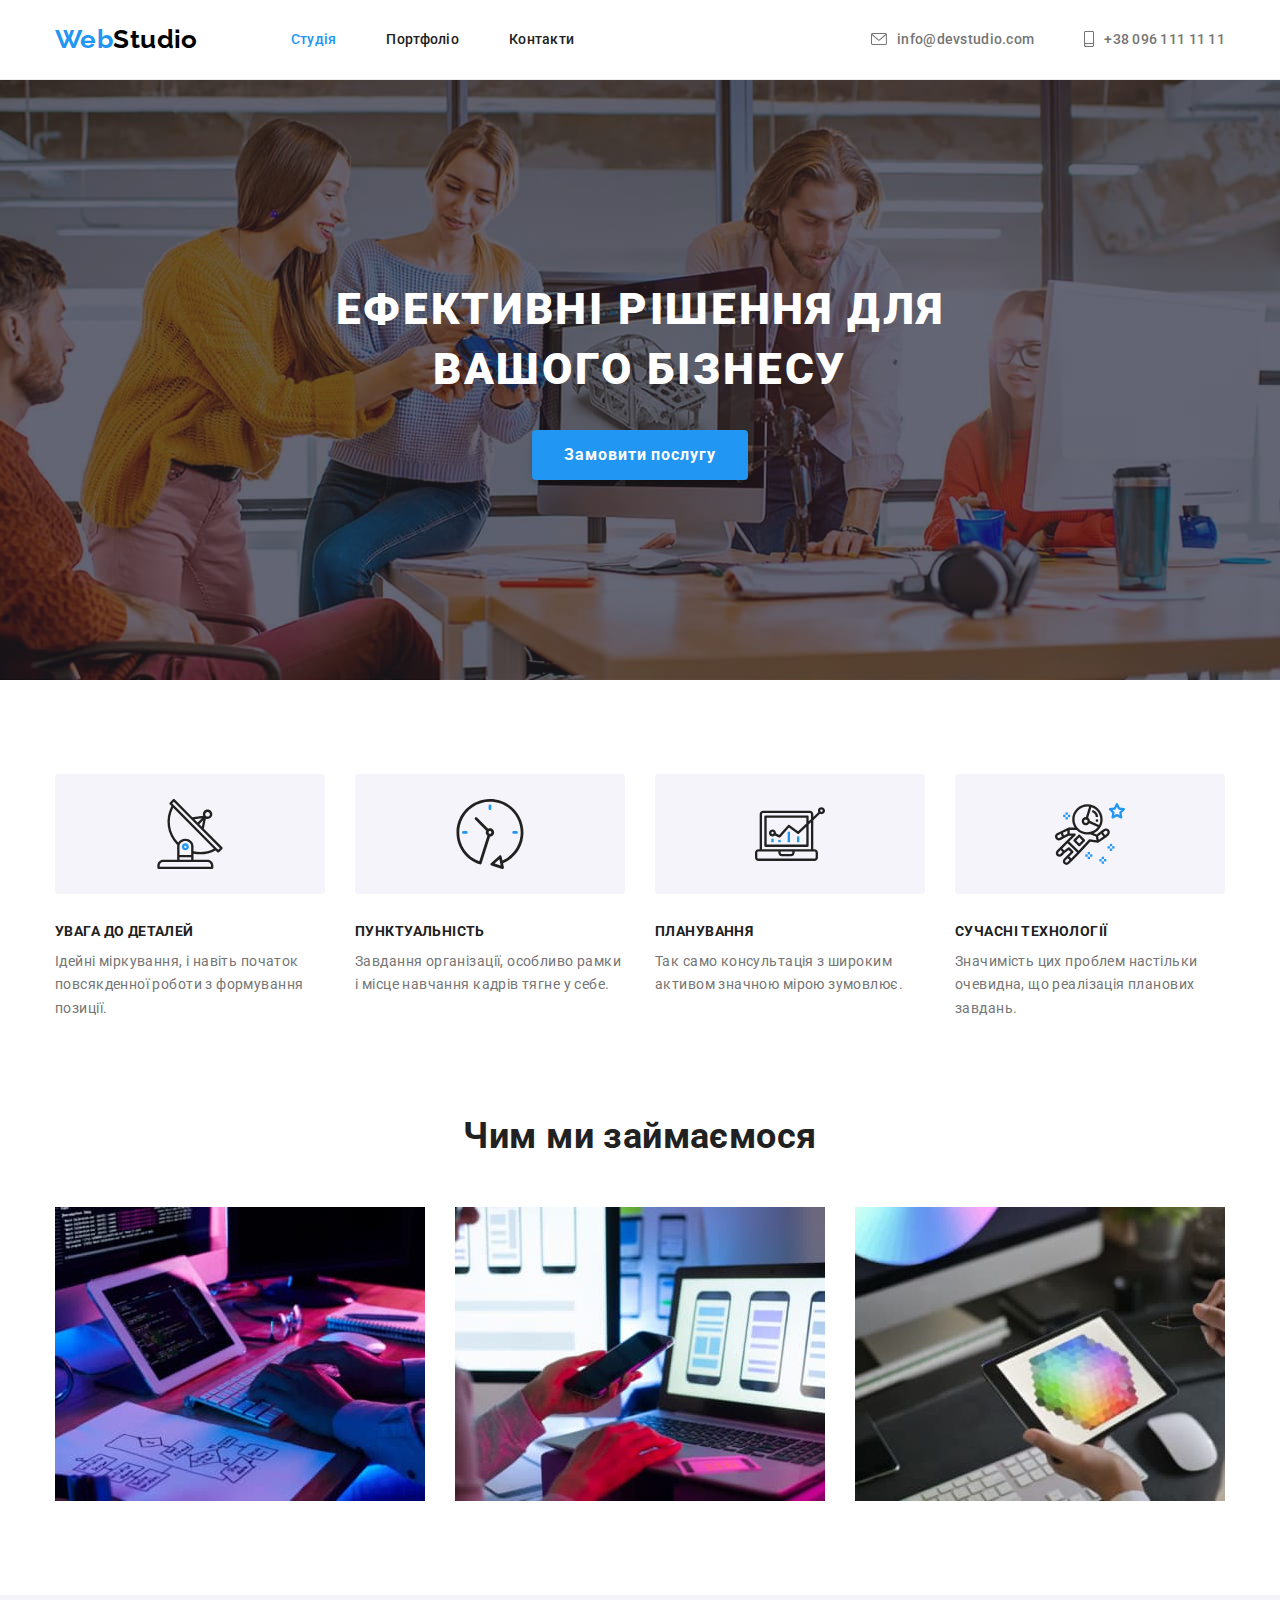
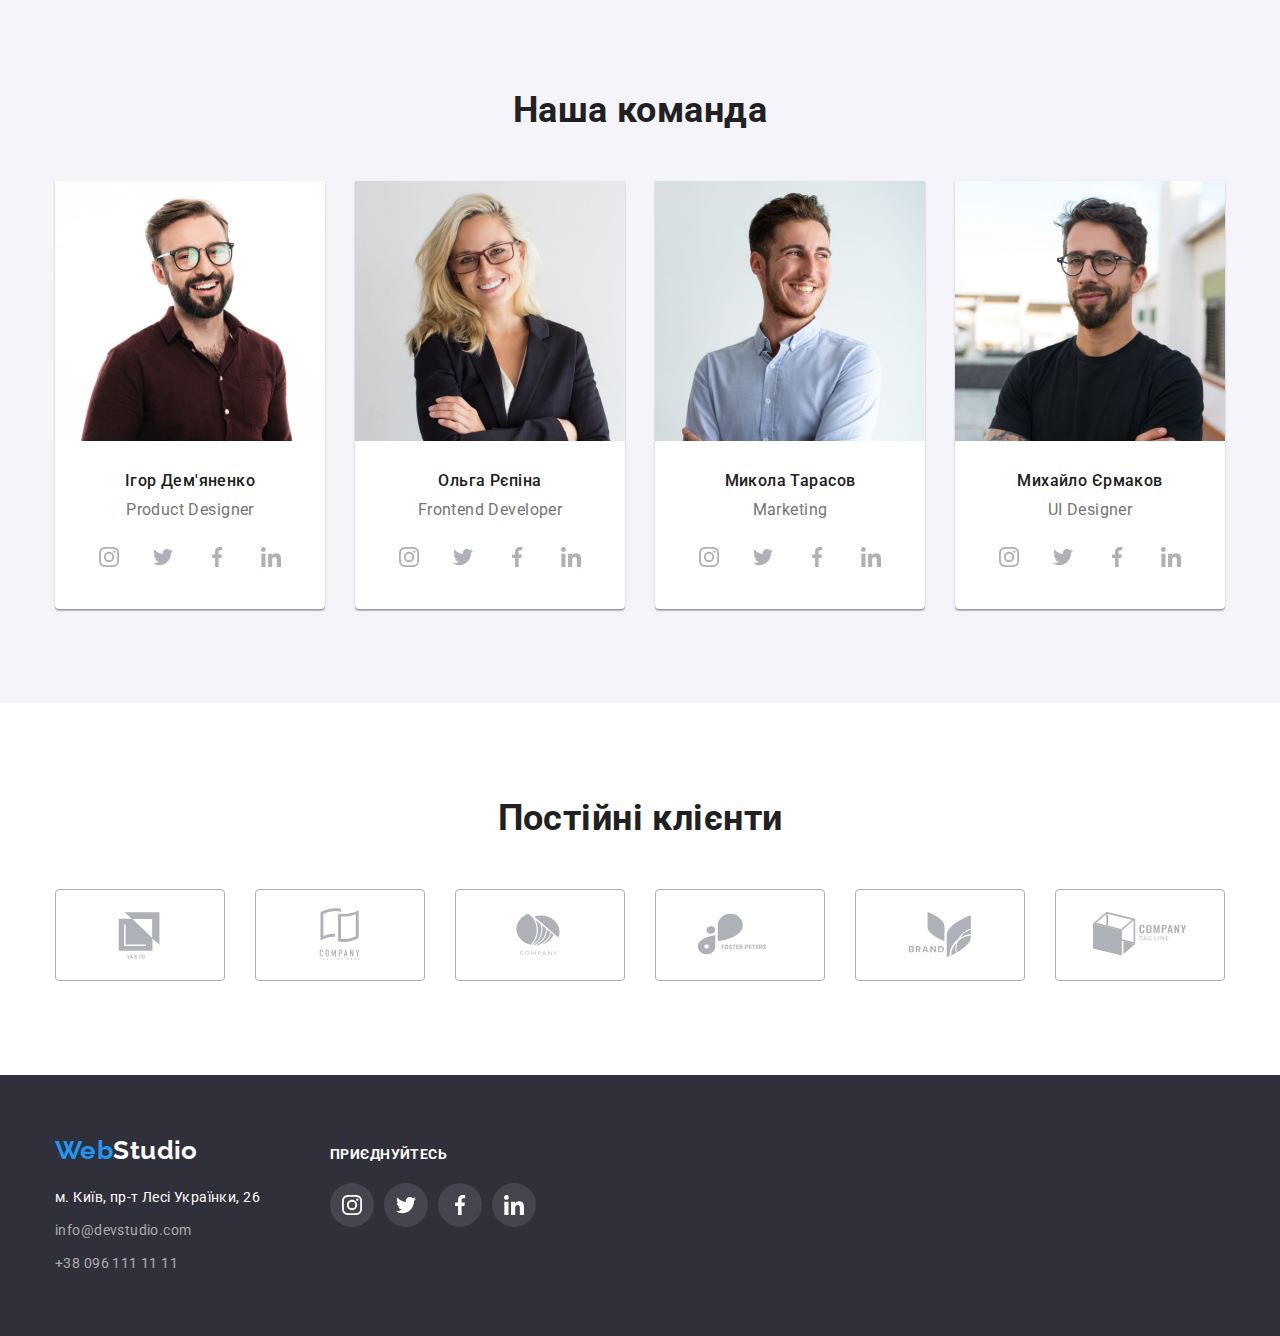
<file: index.html>
<!DOCTYPE html>
<!-- Document layout was done by Ruslan Shcherbyna aka Anattagarbha -->
<html lang="uk">
  <!-- Service information -->
  <head>
    <meta charset="UTF-8" />
    <meta http-equiv="X-UA-Compatible" content="IE=edge" />
    <meta name="viewport" content="width=device-width, initial-scale=1.0" />
    <title>Web Studio</title>
    <link rel="preconnect" href="https://fonts.googleapis.com" />
    <link rel="preconnect" href="https://fonts.gstatic.com" crossorigin="" />
    <link
      href="https://fonts.googleapis.com/css2?family=Raleway:wght@700&amp;family=Roboto:wght@400;500;700;900&amp;display=swap"
      rel="stylesheet"
    />
    <link
      rel="stylesheet"
      href="https://cdnjs.cloudflare.com/ajax/libs/modern-normalize/1.1.0/modern-normalize.min.css"
    />
    <link rel="stylesheet" href="./css/styles.css" />
  </head>
  <!-- Page content -->
  <body>
    <!-- Page header -->
    <header class="wst-header">
      <div class="container">
        <nav class="nav-menu">
          <a class="logo no-decor" href="./index.html"
            ><span class="logo-color">Web</span>Studio</a
          >
          <ul class="nav-items no-style list">
            <li class="nav-item">
              <a class="nav-link" href="./index.html"
                ><span class="current">Студія</span></a
              >
            </li>
            <li class="nav-item">
              <a class="nav-link" href="./portfolio.html">Портфоліо</a>
            </li>
            <li class="nav-item">
              <a class="nav-link" href="">Контакти</a>
            </li>
          </ul>
        </nav>
        <ul class="contacts no-style list">
          <li class="contact-item">
            <a class="contact-link no-decor" href="mailto:info@devstudio.com"
              ><svg class="contact-icon" width="16" height="12">
                <use href="./images/decor/sprite.svg#envelope"></use>
              </svg>
              info@devstudio.com</a
            >
          </li>
          <li class="contact-item">
            <a class="contact-link no-decor" href="tel:+380961111111"
              ><svg class="contact-icon" width="10" height="16">
                <use href="./images/decor/sprite.svg#smartphone"></use>
              </svg>
              +38 096 111 11 11</a
            >
          </li>
        </ul>
      </div>
    </header>
    <!-- Unique page content -->
    <main>
      <!-- Section Hero -->
      <section class="hero section hero-bgn">
        <div class="container">
          <h1 class="hero-headline">Ефективні рішення для вашого бізнесу</h1>
          <button class="button pointer" type="button">Замовити послугу</button>
        </div>
      </section>
      <!-- Section Features -->
      <section class="features section">
        <div class="container">
          <h2 class="features-headline visually-hidden">Наші переваги</h2>
          <ul class="features-list no-style">
            <li class="features-item">
              <h3 class="features-title">Увага до деталей</h3>
              <p class="features-text">
                Ідейні міркування, і навіть початок повсякденної роботи з
                формування позиції.
              </p>
            </li>
            <li class="features-item">
              <h3 class="features-title">Пунктуальність</h3>
              <p class="features-text">
                Завдання організації, особливо рамки і місце навчання кадрів
                тягне у себе.
              </p>
            </li>
            <li class="features-item">
              <h3 class="features-title">Планування</h3>
              <p class="features-text">
                Так само консультація з широким активом значною мірою зумовлює.
              </p>
            </li>
            <li class="features-item">
              <h3 class="features-title">Сучасні технології</h3>
              <p class="features-text">
                Значимість цих проблем настільки очевидна, що реалізація
                планових завдань.
              </p>
            </li>
          </ul>
        </div>
      </section>
      <!-- Section Skills -->
      <section class="skills section">
        <div class="container">
          <h2 class="skills-headline">Чим ми займаємося</h2>
          <ul class="skills-list no-style">
            <li class="skills-item">
              <img
                src="./images/studio1.jpg"
                width="370"
                height="294"
                alt="програміст набирає код"
              />
            </li>
            <li class="skills-item">
              <img
                src="./images/studio2.jpg"
                width="370"
                height="294"
                alt="дизайн інтерфейсу користувача"
              />
            </li>
            <li class="skills-item">
              <img
                src="./images/studio3.jpg"
                width="370"
                height="294"
                alt="вибір кольору на графічному планшеті"
              />
            </li>
          </ul>
        </div>
      </section>
      <!-- Section Team -->
      <section class="team section">
        <div class="container">
          <h2 class="team-headline">Наша команда</h2>
          <ul class="team-list no-style">
            <li class="team-member">
              <img
                src="./images/igor.jpg"
                width="270"
                height="260"
                alt="Ігор Дем'яненко"
              />
              <div class="member-info">
                <h3 class="member-name">Ігор Дем'яненко</h3>
                <p lang="en" class="member-function">Product Designer</p>
                <ul class="social-list no-style">
                  <li class="social-item">
                    <a href="" class="social-link">
                      <svg class="social-icon" width="20" height="20">
                        <use href="./images/decor/sprite.svg#instagram"></use>
                      </svg>
                    </a>
                  </li>
                  <li class="social-item">
                    <a href="" class="social-link">
                      <svg class="social-icon" width="20" height="20">
                        <use href="./images/decor/sprite.svg#twitter"></use>
                      </svg>
                    </a>
                  </li>
                  <li class="social-item">
                    <a href="" class="social-link">
                      <svg class="social-icon" width="20" height="20">
                        <use href="./images/decor/sprite.svg#facebook"></use>
                      </svg>
                    </a>
                  </li>
                  <li class="social-item">
                    <a href="" class="social-link">
                      <svg class="social-icon" width="20" height="20">
                        <use href="./images/decor/sprite.svg#linkedin"></use>
                      </svg>
                    </a>
                  </li>
                </ul>
              </div>
            </li>
            <li class="team-member">
              <img
                src="./images/olga.jpg"
                width="270"
                height="260"
                alt="Ольга Рєпіна"
              />
              <div class="member-info">
                <h3 class="member-name">Ольга Рєпіна</h3>
                <p lang="en" class="member-function">Frontend Developer</p>
                <ul class="social-list no-style">
                  <li class="social-item">
                    <a href="" class="social-link">
                      <svg class="social-icon" width="20" height="20">
                        <use href="./images/decor/sprite.svg#instagram"></use>
                      </svg>
                    </a>
                  </li>
                  <li class="social-item">
                    <a href="" class="social-link">
                      <svg class="social-icon" width="20" height="20">
                        <use href="./images/decor/sprite.svg#twitter"></use>
                      </svg>
                    </a>
                  </li>
                  <li class="social-item">
                    <a href="" class="social-link">
                      <svg class="social-icon" width="20" height="20">
                        <use href="./images/decor/sprite.svg#facebook"></use>
                      </svg>
                    </a>
                  </li>
                  <li class="social-item">
                    <a href="" class="social-link">
                      <svg class="social-icon" width="20" height="20">
                        <use href="./images/decor/sprite.svg#linkedin"></use>
                      </svg>
                    </a>
                  </li>
                </ul>
              </div>
            </li>
            <li class="team-member">
              <img
                src="./images/mykola.jpg"
                width="270"
                height="260"
                alt="Микола Тарасов"
              />
              <div class="member-info">
                <h3 class="member-name">Микола Тарасов</h3>
                <p lang="en" class="member-function">Marketing</p>
                <ul class="social-list no-style">
                  <li class="social-item">
                    <a href="" class="social-link">
                      <svg class="social-icon" width="20" height="20">
                        <use href="./images/decor/sprite.svg#instagram"></use>
                      </svg>
                    </a>
                  </li>
                  <li class="social-item">
                    <a href="" class="social-link">
                      <svg class="social-icon" width="20" height="20">
                        <use href="./images/decor/sprite.svg#twitter"></use>
                      </svg>
                    </a>
                  </li>
                  <li class="social-item">
                    <a href="" class="social-link">
                      <svg class="social-icon" width="20" height="20">
                        <use href="./images/decor/sprite.svg#facebook"></use>
                      </svg>
                    </a>
                  </li>
                  <li class="social-item">
                    <a href="" class="social-link">
                      <svg class="social-icon" width="20" height="20">
                        <use href="./images/decor/sprite.svg#linkedin"></use>
                      </svg>
                    </a>
                  </li>
                </ul>
              </div>
            </li>
            <li class="team-member">
              <img
                src="./images/myhailo.jpg"
                width="270"
                height="260"
                alt="Михайло Єрмаков"
              />
              <div class="member-info">
                <h3 class="member-name">Михайло Єрмаков</h3>
                <p lang="en" class="member-function">UI Designer</p>
                <ul class="social-list no-style">
                  <li class="social-item">
                    <a href="" class="social-link">
                      <svg class="social-icon" width="20" height="20">
                        <use href="./images/decor/sprite.svg#instagram"></use>
                      </svg>
                    </a>
                  </li>
                  <li class="social-item">
                    <a href="" class="social-link">
                      <svg class="social-icon" width="20" height="20">
                        <use href="./images/decor/sprite.svg#twitter"></use>
                      </svg>
                    </a>
                  </li>
                  <li class="social-item">
                    <a href="" class="social-link">
                      <svg class="social-icon" width="20" height="20">
                        <use href="./images/decor/sprite.svg#facebook"></use>
                      </svg>
                    </a>
                  </li>
                  <li class="social-item">
                    <a href="" class="social-link">
                      <svg class="social-icon" width="20" height="20">
                        <use href="./images/decor/sprite.svg#linkedin"></use>
                      </svg>
                    </a>
                  </li>
                </ul>
              </div>
            </li>
          </ul>
        </div>
      </section>
      <!-- Clients -->
      <section class="clients section">
        <div class="container">
          <h2 class="clients-headline">Постійні клієнти</h2>
          <ul class="clients-list no-style">
            <li class="client-item">
              <a href="" class="client-link">
                <svg class="client-icon" width="106" height="60">
                  <use href="./images/decor/sprite.svg#logo1"></use>
                </svg>
              </a>
            </li>
            <li class="client-item">
              <a href="" class="client-link">
                <svg class="client-icon" width="106" height="60">
                  <use href="./images/decor/sprite.svg#logo2"></use>
                </svg>
              </a>
            </li>
            <li class="client-item">
              <a href="" class="client-link">
                <svg class="client-icon" width="106" height="60">
                  <use href="./images/decor/sprite.svg#logo3"></use>
                </svg>
              </a>
            </li>
            <li class="client-item">
              <a href="" class="client-link">
                <svg class="client-icon" width="106" height="60">
                  <use href="./images/decor/sprite.svg#logo4"></use>
                </svg>
              </a>
            </li>
            <li class="client-item">
              <a href="" class="client-link">
                <svg class="client-icon" width="106" height="60">
                  <use href="./images/decor/sprite.svg#logo5"></use>
                </svg>
              </a>
            </li>
            <li class="client-item">
              <a href="" class="client-link">
                <svg class="client-icon" width="106" height="60">
                  <use href="./images/decor/sprite.svg#logo6"></use>
                </svg>
              </a>
            </li>
          </ul>
        </div>
      </section>
    </main>
    <!-- Page footer -->
    <footer class="wst-footer">
      <div class="container">
        <div class="footer-wrap">
          <a class="logo no-decor" href="./index.html"
            ><span class="logo-color">Web</span
            ><span class="logo-white">Studio</span></a
          >
          <address class="address-menu">
            <ul class="address-list no-style">
              <li class="address-item">
                <a
                  class="address-link no-decor"
                  href="https://goo.gl/maps/4tvgwQAKs3iSgBmF8"
                  target="_blank"
                  rel="noopener nofollow noreferrer"
                  >м. Київ, пр-т Лесі Українки, 26</a
                >
              </li>
              <li class="address-item">
                <a
                  class="address-link no-decor"
                  href="mailto:info@devstudio.com"
                  >info@devstudio.com</a
                >
              </li>
              <li class="address-item">
                <a class="address-link no-decor" href="tel:+380961111111"
                  >+38 096 111 11 11</a
                >
              </li>
            </ul>
          </address>
        </div>
        <div class="footer-social-menu">
          <p class="footer-social-headline">Приєднуйтесь</p>
          <ul class="footer-social-list no-style">
            <li class="footer-social-item">
              <a href="" class="footer-social-link">
                <svg class="footer-social-icon" width="20" height="20">
                  <use href="./images/decor/sprite.svg#instagram"></use>
                </svg>
              </a>
            </li>
            <li class="footer-social-item">
              <a href="" class="footer-social-link">
                <svg class="footer-social-icon" width="20" height="20">
                  <use href="./images/decor/sprite.svg#twitter"></use>
                </svg>
              </a>
            </li>
            <li class="footer-social-item">
              <a href="" class="footer-social-link">
                <svg class="footer-social-icon" width="20" height="20">
                  <use href="./images/decor/sprite.svg#facebook"></use>
                </svg>
              </a>
            </li>
            <li class="footer-social-item">
              <a href="" class="footer-social-link">
                <svg class="footer-social-icon" width="20" height="20">
                  <use href="./images/decor/sprite.svg#linkedin"></use>
                </svg>
              </a>
            </li>
          </ul>
        </div>
      </div>
    </footer>
  </body>
</html>
</file>
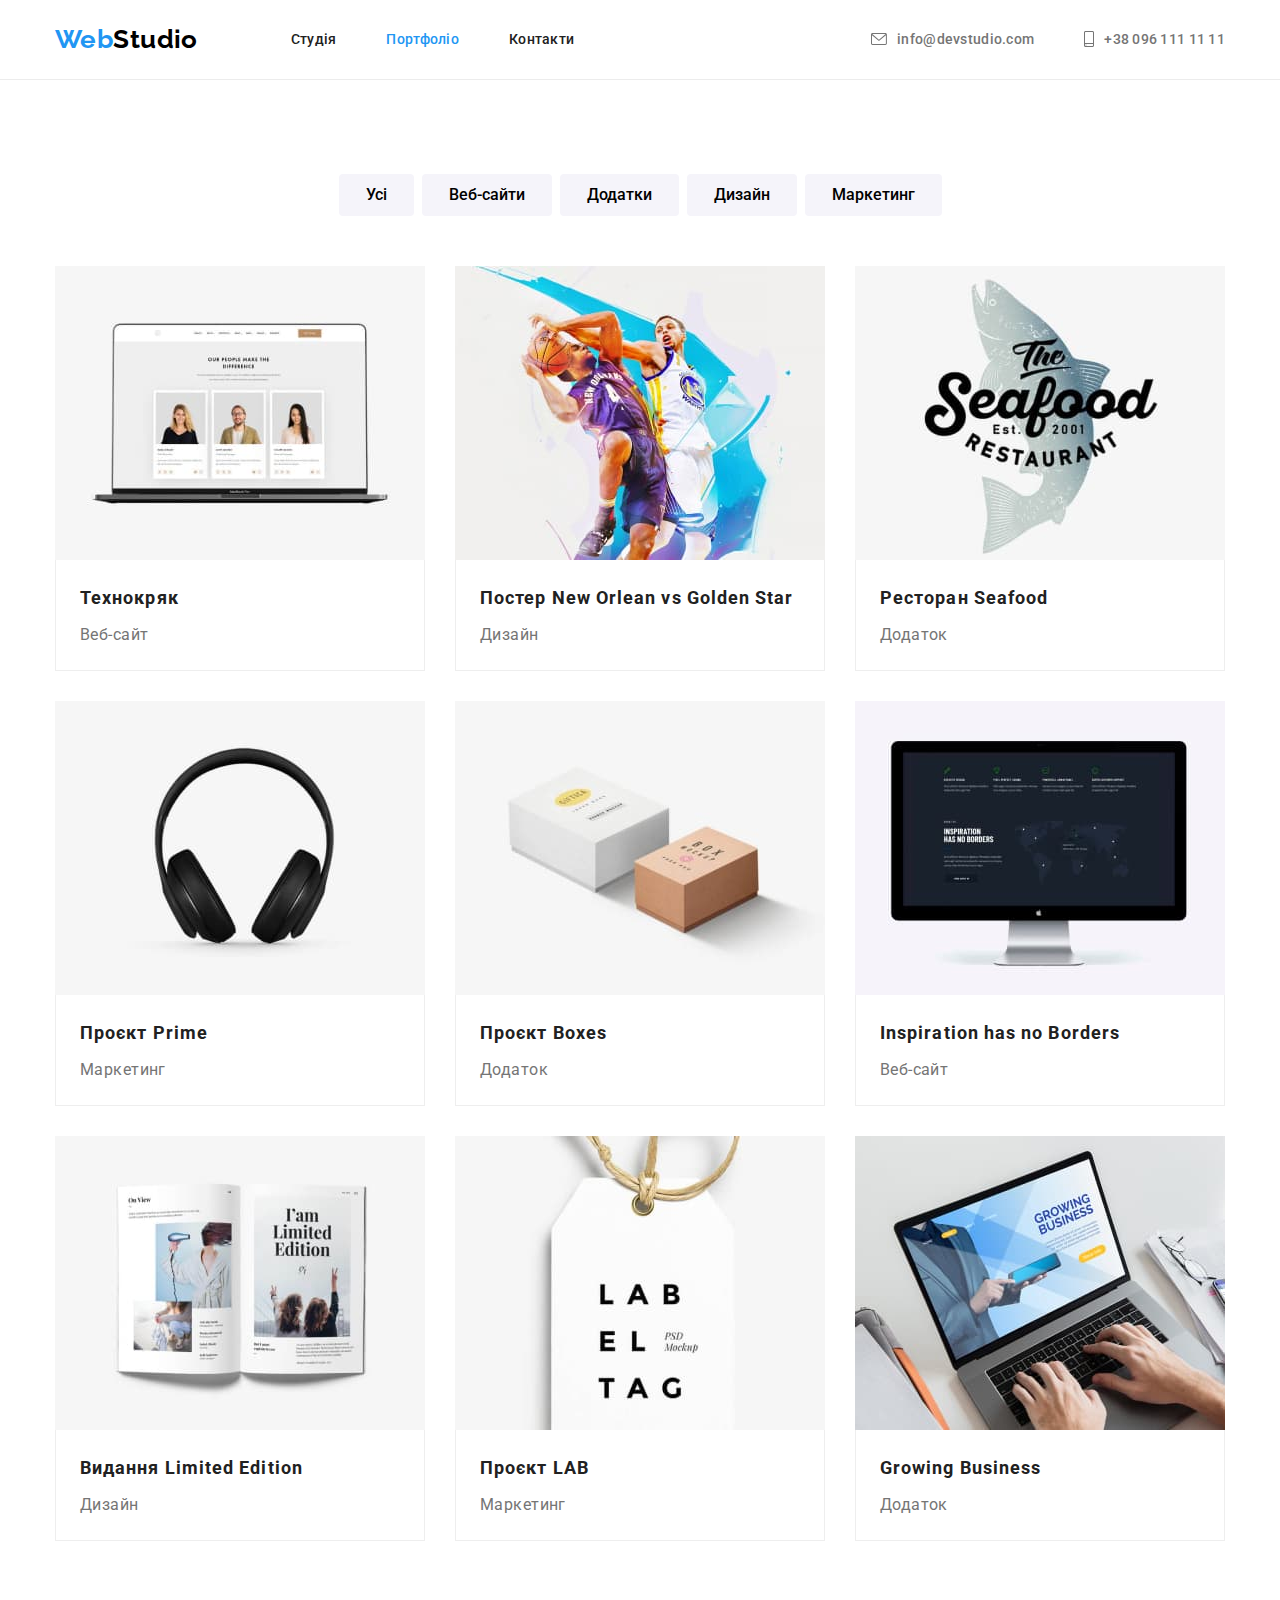
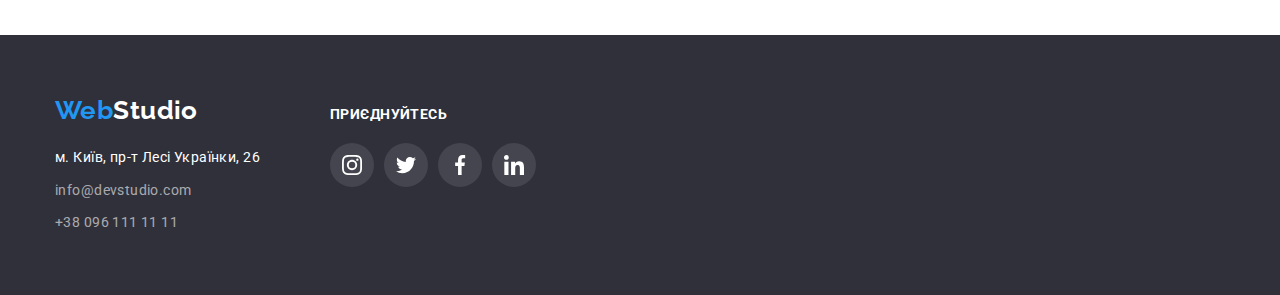
<file: portfolio.html>
<!DOCTYPE html>
<!-- Document layout was done by Ruslan Shcherbyna aka Anattagarbha -->
<html lang="uk">
  <!-- Service information -->
  <head>
    <meta charset="UTF-8" />
    <meta http-equiv="X-UA-Compatible" content="IE=edge" />
    <meta name="viewport" content="width=device-width, initial-scale=1.0" />
    <title>Портфоліо</title>
    <link rel="preconnect" href="https://fonts.googleapis.com" />
    <link rel="preconnect" href="https://fonts.gstatic.com" crossorigin="" />
    <link
      href="https://fonts.googleapis.com/css2?family=Raleway:wght@700&amp;family=Roboto:wght@400;500;700;900&amp;display=swap"
      rel="stylesheet"
    />
    <link
      rel="stylesheet"
      href="https://cdnjs.cloudflare.com/ajax/libs/modern-normalize/1.1.0/modern-normalize.min.css"
    />
    <link rel="stylesheet" href="./css/styles.css" />
  </head>
  <!-- Page content -->
  <body>
    <!-- Page header -->
    <header class="wst-header">
      <div class="container">
        <nav class="nav-menu">
          <a class="logo no-decor" href="./index.html"
            ><span class="logo-color">Web</span>Studio</a
          >
          <ul class="nav-items no-style list">
            <li class="nav-item">
              <a class="nav-link" href="./index.html">Студія</a>
            </li>
            <li class="nav-item">
              <a class="nav-link" href="./portfolio.html"
                ><span class="current">Портфоліо</span></a
              >
            </li>
            <li class="nav-item">
              <a class="nav-link" href="">Контакти</a>
            </li>
          </ul>
        </nav>
        <ul class="contacts no-style list">
          <li class="contact-item">
            <a class="contact-link no-decor" href="mailto:info@devstudio.com"
              ><svg class="contact-icon" width="16" height="12">
                <use href="./images/decor/sprite.svg#envelope"></use>
              </svg>
              info@devstudio.com</a
            >
          </li>
          <li class="contact-item">
            <a class="contact-link no-decor" href="tel:+380961111111"
              ><svg class="contact-icon" width="10" height="16">
                <use href="./images/decor/sprite.svg#smartphone"></use>
              </svg>
              +38 096 111 11 11</a
            >
          </li>
        </ul>
      </div>
    </header>
    <!-- Unique page content -->
    <main>
      <section class="portfolio section">
        <div class="container">
          <h1 class="portfolio-headline visually-hidden">Наші проєкти</h1>
          <!-- Portfolio filter -->
          <ul class="portfolio-filter no-style">
            <li>
              <button type="button" class="portfolio-button pointer">
                Усі
              </button>
            </li>
            <li>
              <button type="button" class="portfolio-button pointer">
                Веб-сайти
              </button>
            </li>
            <li>
              <button type="button" class="portfolio-button pointer">
                Додатки
              </button>
            </li>
            <li>
              <button type="button" class="portfolio-button pointer">
                Дизайн
              </button>
            </li>
            <li>
              <button type="button" class="portfolio-button pointer">
                Маркетинг
              </button>
            </li>
          </ul>
          <!-- Projects list -->
          <ul class="portfolio-projects no-style">
            <li class="project-item">
              <a href="" class="project-link no-decor">
                <img
                  src="./images/portfolio/techno.jpg"
                  alt="веб сайт"
                  width="370"
                  height="294"
                />
                <div class="project-info">
                  <h2 class="project-name">Технокряк</h2>
                  <p class="project-function">Веб-сайт</p>
                </div>
              </a>
            </li>
            <li class="project-item">
              <a href="" class="project-link no-decor">
                <img
                  src="./images/portfolio/poster.jpg"
                  alt="дизайн постеру"
                  width="370"
                  height="294"
                />
                <div class="project-info">
                  <h2 class="project-name">
                    Постер <span lang="en">New Orlean vs Golden Star</span>
                  </h2>
                  <p class="project-function">Дизайн</p>
                </div>
              </a>
            </li>
            <li class="project-item">
              <a href="" class="project-link no-decor">
                <img
                  src="./images/portfolio/seafood.jpg"
                  alt="додаток ресторану"
                  width="370"
                  height="294"
                />
                <div class="project-info">
                  <h2 class="project-name">
                    Ресторан <span lang="en">Seafood</span>
                  </h2>
                  <p class="project-function">Додаток</p>
                </div>
              </a>
            </li>
            <li class="project-item">
              <a href="" class="project-link no-decor">
                <img
                  src="./images/portfolio/prime.jpg"
                  alt="маркетинг"
                  width="370"
                  height="294"
                />
                <div class="project-info">
                  <h2 class="project-name">
                    Проєкт <span lang="en">Prime</span>
                  </h2>
                  <p class="project-function">Маркетинг</p>
                </div>
              </a>
            </li>
            <li class="project-item">
              <a href="" class="project-link no-decor">
                <img
                  src="./images/portfolio/boxes.jpg"
                  alt="додаток"
                  width="370"
                  height="294"
                />
                <div class="project-info">
                  <h2 class="project-name">
                    Проєкт <span lang="en">Boxes</span>
                  </h2>
                  <p class="project-function">Додаток</p>
                </div>
              </a>
            </li>
            <li class="project-item">
              <a href="" class="project-link no-decor">
                <img
                  src="./images/portfolio/inspiration.jpg"
                  alt="веб-сайт"
                  width="370"
                  height="294"
                />
                <div class="project-info">
                  <h2 class="project-name">
                    <span lang="en">Inspiration has no Borders</span>
                  </h2>
                  <p class="project-function">Веб-сайт</p>
                </div>
              </a>
            </li>
            <li class="project-item">
              <a href="" class="project-link no-decor">
                <img
                  src="./images/portfolio/limited.jpg"
                  alt="дизайн видання"
                  width="370"
                  height="294"
                />
                <div class="project-info">
                  <h2 class="project-name">
                    Видання <span lang="en">Limited Edition</span>
                  </h2>
                  <p class="project-function">Дизайн</p>
                </div>
              </a>
            </li>
            <li class="project-item">
              <a href="" class="project-link no-decor">
                <img
                  src="./images/portfolio/lab.jpg"
                  alt="маркетинг"
                  width="370"
                  height="294"
                />
                <div class="project-info">
                  <h2 class="project-name">
                    Проєкт <span lang="en">LAB</span>
                  </h2>
                  <p class="project-function">Маркетинг</p>
                </div>
              </a>
            </li>
            <li class="project-item">
              <a href="" class="project-link no-decor">
                <img
                  src="./images/portfolio/business.jpg"
                  alt="додаток"
                  width="370"
                  height="294"
                />
                <div class="project-info">
                  <h2 class="project-name">
                    <span lang="en">Growing Business</span>
                  </h2>
                  <p class="project-function">Додаток</p>
                </div>
              </a>
            </li>
          </ul>
        </div>
      </section>
    </main>
    <!-- Page footer -->
    <footer class="wst-footer">
      <div class="container">
        <div class="footer-wrap">
          <a class="logo no-decor" href="./index.html"
            ><span class="logo-color">Web</span
            ><span class="logo-white">Studio</span></a
          >
          <address class="address-menu">
            <ul class="address-list no-style">
              <li class="address-item">
                <a
                  class="address-link no-decor"
                  href="https://goo.gl/maps/4tvgwQAKs3iSgBmF8"
                  target="_blank"
                  rel="noopener nofollow noreferrer"
                  >м. Київ, пр-т Лесі Українки, 26</a
                >
              </li>
              <li class="address-item">
                <a
                  class="address-link no-decor"
                  href="mailto:info@devstudio.com"
                  >info@devstudio.com</a
                >
              </li>
              <li class="address-item">
                <a class="address-link no-decor" href="tel:+380961111111"
                  >+38 096 111 11 11</a
                >
              </li>
            </ul>
          </address>
        </div>
        <div class="footer-social-menu">
          <p class="footer-social-headline">Приєднуйтесь</p>
          <ul class="footer-social-list no-style">
            <li class="footer-social-item">
              <a href="" class="footer-social-link">
                <svg class="footer-social-icon" width="20" height="20">
                  <use href="./images/decor/sprite.svg#instagram"></use>
                </svg>
              </a>
            </li>
            <li class="footer-social-item">
              <a href="" class="footer-social-link">
                <svg class="footer-social-icon" width="20" height="20">
                  <use href="./images/decor/sprite.svg#twitter"></use>
                </svg>
              </a>
            </li>
            <li class="footer-social-item">
              <a href="" class="footer-social-link">
                <svg class="footer-social-icon" width="20" height="20">
                  <use href="./images/decor/sprite.svg#facebook"></use>
                </svg>
              </a>
            </li>
            <li class="footer-social-item">
              <a href="" class="footer-social-link">
                <svg class="footer-social-icon" width="20" height="20">
                  <use href="./images/decor/sprite.svg#linkedin"></use>
                </svg>
              </a>
            </li>
          </ul>
        </div>
      </div>
    </footer>
  </body>
</html>
</file>
<file: css/styles.css>
/* определение css-переменных */

:root {
  --brand-color: #2196f3;
  --bgn-color: #ffffff;
  --second-bgn-color: #f5f4fa;
  --third-bgn-color: #2f303a;
  --social-bgn-color: rgba(255, 255, 255, 0.1);
  --font-color: #212121;
  --small-text: #757575;
  --active-color: #188ce8;
  --border-color: #eeeeee;
  --hdr-border-color: #ececec;
  --hero-bgn-color: #c4c4c4;
  --hero-gdn-color: rgba(47, 48, 58, 0.4);
  --icon-fill-color: #afb1b8;
  --mr-black: #000000;
  --mr-white: #ffffff;
  --address-color: rgba(255, 255, 255, 0.6);
  --hero-btn-shadow: rgba(0, 0, 0, 0.15);
  --member-shadow-1: rgba(0, 0, 0, 0.12);
  --member-shadow-2: rgba(0, 0, 0, 0.14);
  --member-shadow-3: rgba(0, 0, 0, 0.2);
  --port-btn-shadow-1: rgba(0, 0, 0, 0.1);
  --port-btn-shadow-2: rgba(0, 0, 0, 0.08);
  --port-btn-shadow-3: rgba(0, 0, 0, 0.12);
  --project-box-shadow: rgba(0, 0, 0, 0.25);
  --font-primary: "Roboto", "Arial", sans-serif;
}

/* глобальный стиль страницы */

body {
  background-color: var(--bgn-color);
  color: var(--font-color);
  font-family: var(--font-primary);
  font-size: 14px;
  font-style: normal;
  letter-spacing: 0.03em;
}

.no-style {
  list-style: none;
}

.no-decor {
  text-decoration: none;
}

.pointer {
  cursor: pointer;
}

.visually-hidden {
  position: absolute;
  white-space: nowrap;
  width: 1px;
  height: 1px;
  overflow: hidden;
  border: 0;
  padding: 0;
  clip: rect(0 0 0 0);
  clip-path: inset(50%);
  margin: -1px;
}

ul,
ol {
  margin: 0;
  padding-left: 0;
}

p,
h1,
h2,
h3,
h4,
h5,
h6 {
  margin: 0;
}

img {
  display: block;
  max-width: 100%;
  height: auto;
}

.container {
  max-width: 1200px;
  margin-left: auto;
  margin-right: auto;
  padding-left: 15px;
  padding-right: 15px;
}

.section {
  padding-bottom: 94px;
  padding-top: 94px;
  background-color: var(--bgn-color);
}

/* header */

.wst-header {
  padding: 24px 0;
  border-bottom: 1px solid var(--hdr-border-color);
}

.wst-header > .container {
  display: flex;
}

.wst-header .list {
  display: flex;
  gap: 50px;
}

.wst-header .logo {
  margin-right: 93px;
}

/* логотип */

.logo {
  color: var(--mr-black);
  font-family: "Raleway";
  font-size: 26px;
  font-weight: 700;
  line-height: 1.19;
}

.logo-color {
  color: var(--brand-color);
}

.logo-white {
  color: var(--mr-white);
}

.wst-footer .logo {
  display: inline-block;
}

/* меню навигации */

.nav-item > .nav-link {
  color: var(--font-color);
  font-weight: 500;
  letter-spacing: 0.02em;
  line-height: 1.143;
  text-decoration: none;
}

.nav-link:hover,
.nav-link:focus {
  color: var(--brand-color);
}

.current {
  color: var(--brand-color);
}

.nav-menu {
  display: flex;
  align-items: center;
}

/* меню контактов */

.contact-item > .contact-link {
  color: var(--small-text);
  font-weight: 500;
  letter-spacing: 0.02em;
  line-height: 1.143;
  display: flex;
  align-items: center;
}

.contact-link:hover,
.contact-link:focus {
  color: var(--brand-color);
}

.contact-icon {
  fill: currentColor;
  margin-right: 10px;
}

.contacts {
  display: flex;
  align-items: center;
  margin-left: auto;
}

/* стиль секции hero */

.hero.section {
  padding-top: 200px;
  padding-bottom: 200px;
  background-color: var(--third-bgn-color);
  text-align: center;
}

.hero-headline {
  color: var(--mr-white);
  font-weight: 900;
  font-size: 44px;
  line-height: 1.36;
  letter-spacing: 0.06em;
  text-transform: uppercase;
  width: 696px;
  margin-bottom: 30px;
  margin-left: auto;
  margin-right: auto;
}

.button {
  background-color: var(--brand-color);
  box-shadow: 0px 4px 4px var(--hero-btn-shadow);
  color: var(--mr-white);
  font-family: var(--font-primary);
  font-size: 16px;
  font-weight: 700;
  letter-spacing: 0.06em;
  line-height: 1.875;
  border: 1px solid var(--first-active-color);
  border-radius: 4px;
  text-align: center;
  min-width: 216px;
  min-height: 50px;
  padding: 10px 32px;
}

.button:active {
  background-color: var(--active-color);
  border-color: var(--active-color);
}

.hero-bgn {
  max-width: 1600px;
  margin-left: auto;
  margin-right: auto;
  background-color: var(--hero-bgn-color);
  background-repeat: no-repeat;
  background-position: center;
  background-size: cover;
  background-image: linear-gradient(
      var(--hero-gdn-color),
      var(--hero-gdn-color)
    ),
    url("../images/decor/hero.jpg");
}

/* стиль секции features */

.features.section {
  padding-bottom: 0;
}

.features-headline {
  font-size: 36px;
  line-height: 1.17;
}

.features-title {
  line-height: 1.14;
  text-transform: uppercase;
  margin-bottom: 10px;
  font-size: 14px;
}

.features-item > .features-text {
  color: var(--small-text);
  line-height: 1.7;
}

.features-list {
  display: flex;
  flex-wrap: wrap;
  justify-content: space-between;
}

.features-item {
  max-width: 270px;
  flex-basis: 270px;
}

.features-item::before {
  content: "";
  display: block;
  background-color: var(--second-bgn-color);
  width: 270px;
  height: 120px;
  border-radius: 4px;
  margin-bottom: 30px;
}

.features-item:nth-child(1)::before {
  background-image: url("../images/decor/group-01.svg");
  background-repeat: no-repeat;
  background-position: center;
}
.features-item:nth-child(2)::before {
  background-image: url("../images/decor/group-02.svg");
  background-repeat: no-repeat;
  background-position: center;
}
.features-item:nth-child(3)::before {
  background-image: url("../images/decor/group-03.svg");
  background-repeat: no-repeat;
  background-position: center;
}
.features-item:nth-child(4)::before {
  background-image: url("../images/decor/group-04.svg");
  background-repeat: no-repeat;
  background-position: center;
}

/* стиль секции skills */

.skills-headline {
  font-size: 36px;
  line-height: 1.17;
  text-align: center;
  margin-bottom: 50px;
}

.skills-list {
  display: flex;
  flex-wrap: wrap;
  gap: 30px;
}

/* стиль секции team */

.team {
  background-color: var(--second-bgn-color);
}

.team-member {
  box-shadow: 0px 1px 3px var(--member-shadow-1),
    0px 1px 1px var(--member-shadow-2), 0px 2px 1px var(--member-shadow-3);
  background-color: var(--mr-white);
  max-width: 270px;
  border-bottom-left-radius: 4px;
  border-bottom-right-radius: 4px;
}

.team-headline {
  font-size: 36px;
  line-height: 1.17;
  text-align: center;
  margin-bottom: 50px;
}

.member-info {
  padding: 30px 0;
}

.member-info > .member-name {
  font-weight: 500;
  font-size: 16px;
  line-height: 1.188;
  margin-bottom: 10px;
  text-align: center;
}

.member-info > .member-function {
  color: var(--small-text);
  font-size: 16px;
  line-height: 1.188;
  text-align: center;
  margin-bottom: 16px;
}

.team-list {
  display: flex;
  gap: 30px;
  flex-wrap: wrap;
}

.social-list {
  display: flex;
  gap: 10px;
  justify-content: center;
}

.social-link {
  width: 44px;
  height: 44px;
  border-radius: 50%;
  background-color: inherit;
  display: flex;
  align-items: center;
  justify-content: center;
  fill: var(--icon-fill-color);
}

.social-link:hover,
.social-link:focus {
  background-color: var(--brand-color);
  fill: var(--bgn-color);
}

/* клиенты */

.clients-headline {
  font-size: 36px;
  line-height: 1.17;
  text-align: center;
  margin-bottom: 50px;
}

.clients-list {
  display: flex;
  gap: 30px;
  width: 100%;
}

.client-item {
  width: calc((100% - 150px + 12px) / 6);
  display: flex;
}

.client-link {
  width: calc(100%);
  height: 92px;
  border: 1px solid var(--icon-fill-color);
  border-radius: 4px;
  fill: var(--icon-fill-color);
  display: flex;
  align-items: center;
  justify-content: center;
}

.client-link:hover,
.client-link:focus {
  fill: var(--brand-color);
  border-color: var(--brand-color);
}

/* footer */

.wst-footer {
  background-color: var(--third-bgn-color);
  padding: 60px 0;
}

.wst-footer .logo {
  margin-bottom: 20px;
}

.wst-footer > .container {
  display: flex;
  align-items: baseline;
}

/* adress menu */

.address-item > .address-link {
  color: var(--mr-white);
  font-style: normal;
  line-height: 1.7;
}

.address-item > .address-link:hover,
.address-item > .address-link:focus {
  color: var(--brand-color);
}

.address-item [href="mailto:info@devstudio.com"] {
  color: var(--address-color);
}

.address-item [href="tel:+380961111111"] {
  color: var(--address-color);
}

.address-item:not(:last-child) {
  margin-bottom: 9px;
}

/* social menu */

.footer-social-menu {
  display: block;
  width: 206px;
  margin-left: 70px;
}

.footer-social-headline {
  font-weight: 700;
  font-size: 14px;
  line-height: 1.14;
  letter-spacing: 0.03em;
  text-transform: uppercase;
  color: var(--mr-white);
  margin-bottom: 20px;
}

.footer-social-icon {
  width: 20px;
  height: 20px;
}

.footer-social-list {
  display: flex;
  gap: 10px;
  justify-content: center;
}

.footer-social-link {
  width: 44px;
  height: 44px;
  border-radius: 50%;
  background-color: var(--social-bgn-color);
  display: flex;
  align-items: center;
  justify-content: center;
  fill: var(--mr-white);
}

.footer-social-link:hover,
.footer-social-link:focus {
  background-color: var(--brand-color);
}

/* страница portfolio */

.portfolio-headline {
  font-size: 36px;
  line-height: 1.17;
}

/* фильтр проектов */

.portfolio-button {
  font-family: "Roboto", sans-serif;
  font-size: 16px;
  font-weight: 500;
  line-height: 1.625;
  text-align: center;
  background-color: var(--second-bgn-color);
  border-color: var(--second-bgn-color);
  border-radius: 4px;
  border-style: solid;
  padding: 6px 25px;
  min-height: 38px;
}

.portfolio-button:hover,
.portfolio-button:focus,
.portfolio-button:active {
  background-color: var(--brand-color);
  border-color: var(--brand-color);
  color: var(--mr-white);
  box-shadow: 0px 3px 1px var(--port-btn-shadow-1),
    0px 1px 2px var(--port-btn-shadow-2), 0px 2px 2px var(--port-btn-shadow-3);
}

.portfolio-filter {
  display: flex;
  justify-content: center;
  gap: 8px;
  margin-bottom: 50px;
}

/* список проектов */

.project-item {
  width: calc((100% - 60px) / 3);
}

.project-info {
  border: 1px solid var(--border-color);
  border-top-width: 0;
  border-top-style: hidden;
  padding: 20px 24px;
}

.project-info > .project-name {
  font-size: 18px;
  letter-spacing: 0.06em;
  line-height: 2;
  margin-bottom: 4px;
  color: var(--font-color);
}

.project-info > .project-function {
  font-size: 16px;
  color: var(--small-text);
  line-height: 1.875;
}

.portfolio-projects {
  display: flex;
  flex-wrap: wrap;
  gap: 30px;
}

/* .project-item:hover {
  box-shadow: 0px 4px 4px var(--project-box-shadow);
} */

.project-link {
  display: block;
}

.project-link:hover {
  box-shadow: 0px 4px 4px var(--project-box-shadow);
}
</file>
